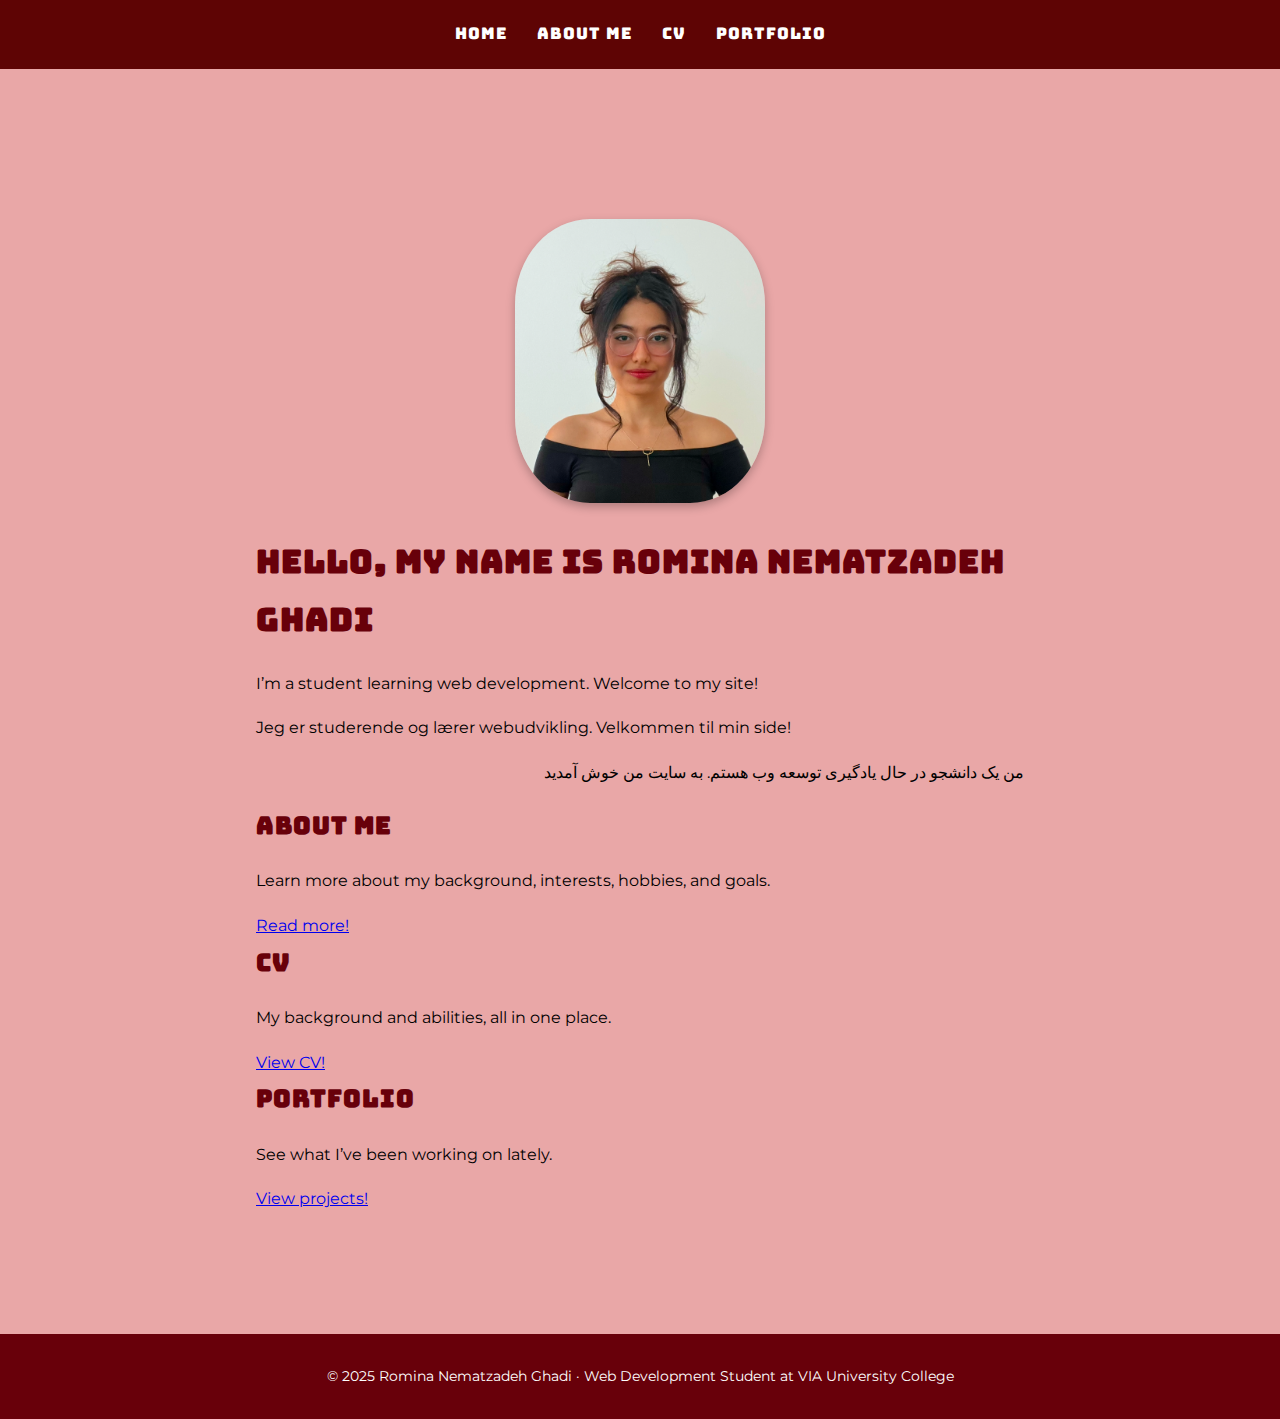
<file: index.html>
<!DOCTYPE html>
<html lang="en">
<head>
  <meta charset="UTF-8" />
  <meta name="viewport" content="width=device-width, initial-scale=1.0" />
  <title>Home | Romina Nematzadeh Ghadi</title>
  <link href="https://fonts.googleapis.com/css2?family=Bungee&family=Montserrat:wght@400;500;700&display=swap" rel="stylesheet">
  <link rel="stylesheet" href="style.css" />
</head>

<body>
  <header class="site-header">
    <nav class="site-nav" aria-label="Main navigation">
      <ul class="nav">
        <li><a class="active" aria-current="page" href="index.html">Home</a></li>
        <li><a href="about-me.html">About Me</a></li>
        <li><a href="cv.html">CV</a></li>
        <li><a href="portfolio.html">Portfolio</a></li>
      </ul>
    </nav>
  </header>

  <main>
    <section class="intro">
      <img src="Images/IMG_5471.jpg" alt="Romina Nematzadeh Ghadi" />
      <h1>Hello, my name is Romina Nematzadeh Ghadi</h1>
      <p>I’m a student learning web development. Welcome to my site!</p>
      <p lang="da">Jeg er studerende og lærer webudvikling. Velkommen til min side!</p>
      <p lang="fa" dir="rtl">من یک دانشجو در حال یادگیری توسعه وب هستم. به سایت من خوش آمدید</p>
    </section>

    <section class="me">
      <article>
        <h2>About Me</h2>
        <p>Learn more about my background, interests, hobbies, and goals.</p>
        <a href="about-me.html">Read more!</a>
      </article>

      <article>
        <h2>CV</h2>
        <p>My background and abilities, all in one place.</p>
        <a href="cv.html">View CV!</a>
      </article>

      <article>
        <h2>Portfolio</h2>
        <p>See what I’ve been working on lately.</p>
        <a href="portfolio.html">View projects!</a>
      </article>
    </section>
  </main>

  <footer>
    <p>&copy; 2025 Romina Nematzadeh Ghadi · Web Development Student at VIA University College</p>
  </footer>
</body>
</html>
</file>
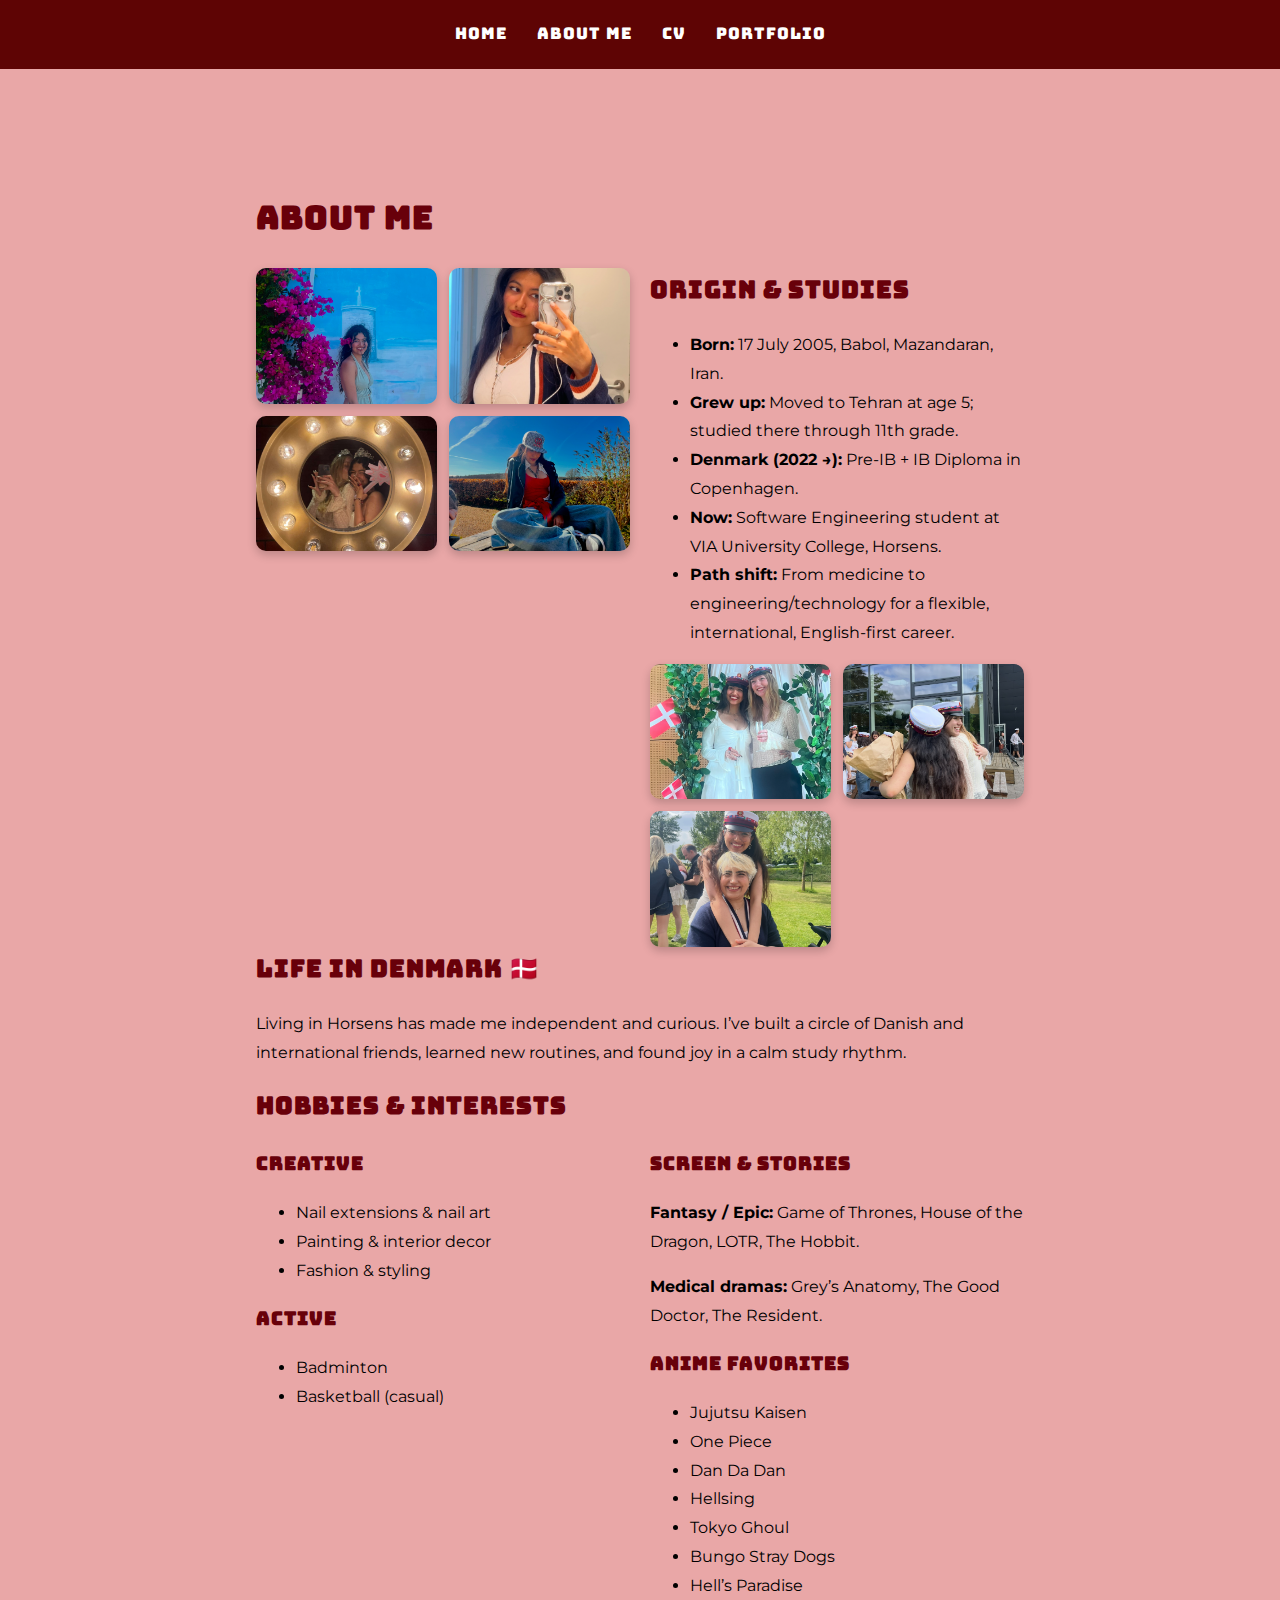
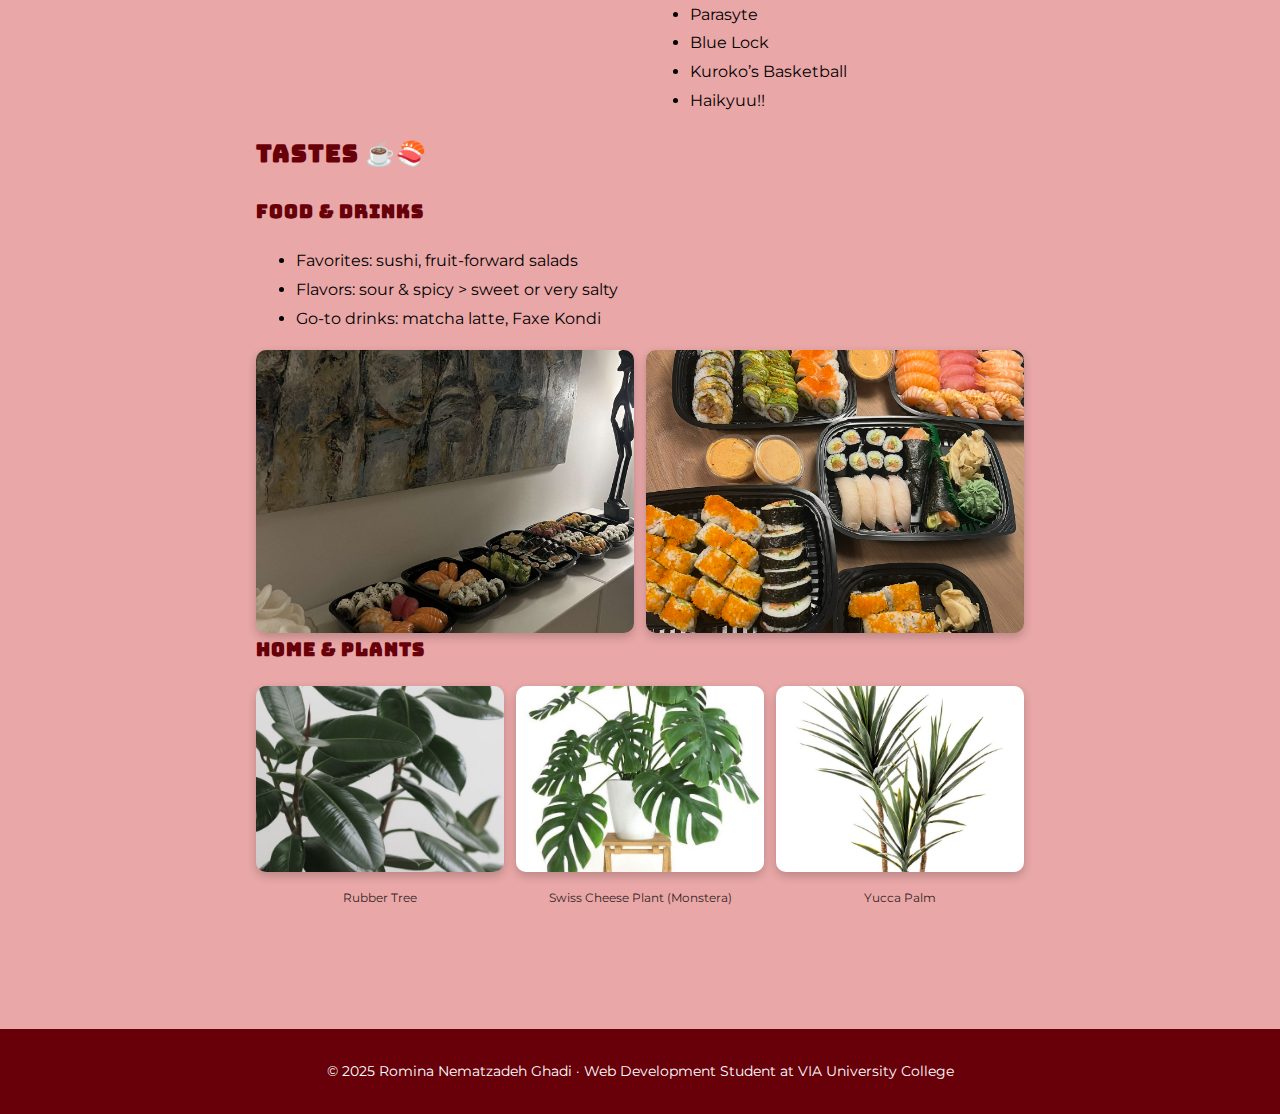
<file: about-me.html>
<!DOCTYPE html>
<html lang="en">

<head>
  <meta charset="UTF-8" />
  <meta name="viewport" content="width=device-width, initial-scale=1.0" />
  <title>About Me | Romina Nematzadeh Ghadi</title>
  <link rel="stylesheet" href="CSS/style.css" />
  <link href="https://fonts.googleapis.com/css2?family=Bungee&family=Montserrat:wght@400;500;700&display=swap"
    rel="stylesheet">
</head>

<body>

  <header class="site-header">
    <nav class="site-nav">
      <ul class="nav">
        <li><a href="index.html">Home</a></li>
        <li><a href="about-me.html">About Me</a></li>
        <li><a href="cv.html">CV</a></li>
        <li><a href="portfolio.html">Portfolio</a></li>
      </ul>
    </nav>
  </header>


  <main class="page">
    <h1>About Me</h1>

    <section class="two-col">
      <div class="gallery">
        <img class="portrait" src="Images/IMG_5473.jpg" alt="Romina" />
        <img class="Picture" src="Images/IMG_5470.jpg" alt="Romina" />
        <img class="Pic" src="Images/IMG_5472.jpg" alt="Romina" />
        <img class="Pic" src="Images/IMG_5475.jpg" alt="Romina" />
      </div>


      <div>
        <h2>Origin & Studies</h2>
        <ul>
          <li><strong>Born:</strong> 17 July 2005, Babol, Mazandaran, Iran.</li>
          <li><strong>Grew up:</strong> Moved to Tehran at age 5; studied there through 11th grade.</li>
          <li><strong>Denmark (2022 →):</strong> Pre-IB + IB Diploma in Copenhagen.</li>
          <li><strong>Now:</strong> Software Engineering student at VIA University College, Horsens.</li>
          <li><strong>Path shift:</strong> From medicine to engineering/technology for a flexible,
            international, English-first career.</li>
        </ul>

        <div class="gallery">
            <img src="Images/IMG_5474.jpg" alt="Graduation ceremony">
            <img src="Images/IMG_0043.jpg" alt="Graduation ceremony">
            <img src="Images/IMG_0044.jpg" alt="Graduationcermony">
        </div>
      </section>



    <section>
      <h2>Life in Denmark 🇩🇰</h2>
      <p>
        Living in Horsens has made me independent and curious. I’ve built a circle of Danish and
        international friends, learned new routines, and found joy in a calm study rhythm.
      </p>

    </section>




    <section>
      <h2>Hobbies & Interests</h2>

      <div class="two-col">
        <div>
          <h3>Creative</h3>
          <ul>
            <li>Nail extensions & nail art</li>
            <li>Painting & interior decor</li>
            <li>Fashion & styling</li>
          </ul>

          <h3>Active</h3>
          <ul>
            <li>Badminton</li>
            <li>Basketball (casual)</li>
          </ul>
        </div>

        <div>
          <h3>Screen & Stories</h3>
          <p class="m0"><strong>Fantasy / Epic:</strong> Game of Thrones, House of the Dragon, LOTR, The Hobbit.</p>
          <p class="mt1"><strong>Medical dramas:</strong> Grey’s Anatomy, The Good Doctor, The Resident.</p>

          <h3 class="mt2">Anime favorites</h3>
          <ul class="tags">
            <li>Jujutsu Kaisen</li>
            <li>One Piece</li>
            <li>Dan Da Dan</li>
            <li>Hellsing</li>
            <li>Tokyo Ghoul</li>
            <li>Bungo Stray Dogs</li>
            <li>Hell’s Paradise</li>
            <li>Parasyte</li>
            <li>Blue Lock</li>
            <li>Kuroko’s Basketball</li>
            <li>Haikyuu!!</li>
          </ul>
        </div>
      </div>
    </section>


    <section>
      <h2>Tastes ☕🍣</h2>
      <div>
        <div>
          <h3>Food & Drinks</h3>
          <ul>
            <li>Favorites: sushi, fruit-forward salads</li>
            <li>Flavors: sour & spicy > sweet or very salty</li>
            <li>Go-to drinks: matcha latte, Faxe Kondi</li>
          </ul>

          <div class="gallery sushi-gallery">
            <img src="Images/IMG_0046.jpg" alt="Sushi 1">
            <img src="Images/IMG_0047.jpg" alt="Sushi 2">
          </div>


          <div>
            <h3>Home & Plants</h3>

            <div class="gallery plant-gallery">
              <figure>
                <img src="Images/Rubber Plant Care 101_ Everything to Know About the Rubber Tree.jpeg"
                  alt="Rubber Tree">
                <figcaption>Rubber Tree</figcaption>
              </figure>

              <figure>
                <img src="Images/Monstera Swiss Cheese Plant Home Decoration Idea.jpeg" alt="Monstera">
                <figcaption>Swiss Cheese Plant (Monstera)</figcaption>
              </figure>

              <figure>
                <img src="Images/YUCCA De Luxe zöld mű jukka pálma 160 cm.jpeg" alt="Yucca Palm">
                <figcaption>Yucca Palm</figcaption>
              </figure>
            </div>
          </div>

        </div>
      </div>
    </section>
  </main>
  <footer>
    <p>&copy; 2025 Romina Nematzadeh Ghadi · Web Development Student at VIA University College</p>
  </footer>
</file>
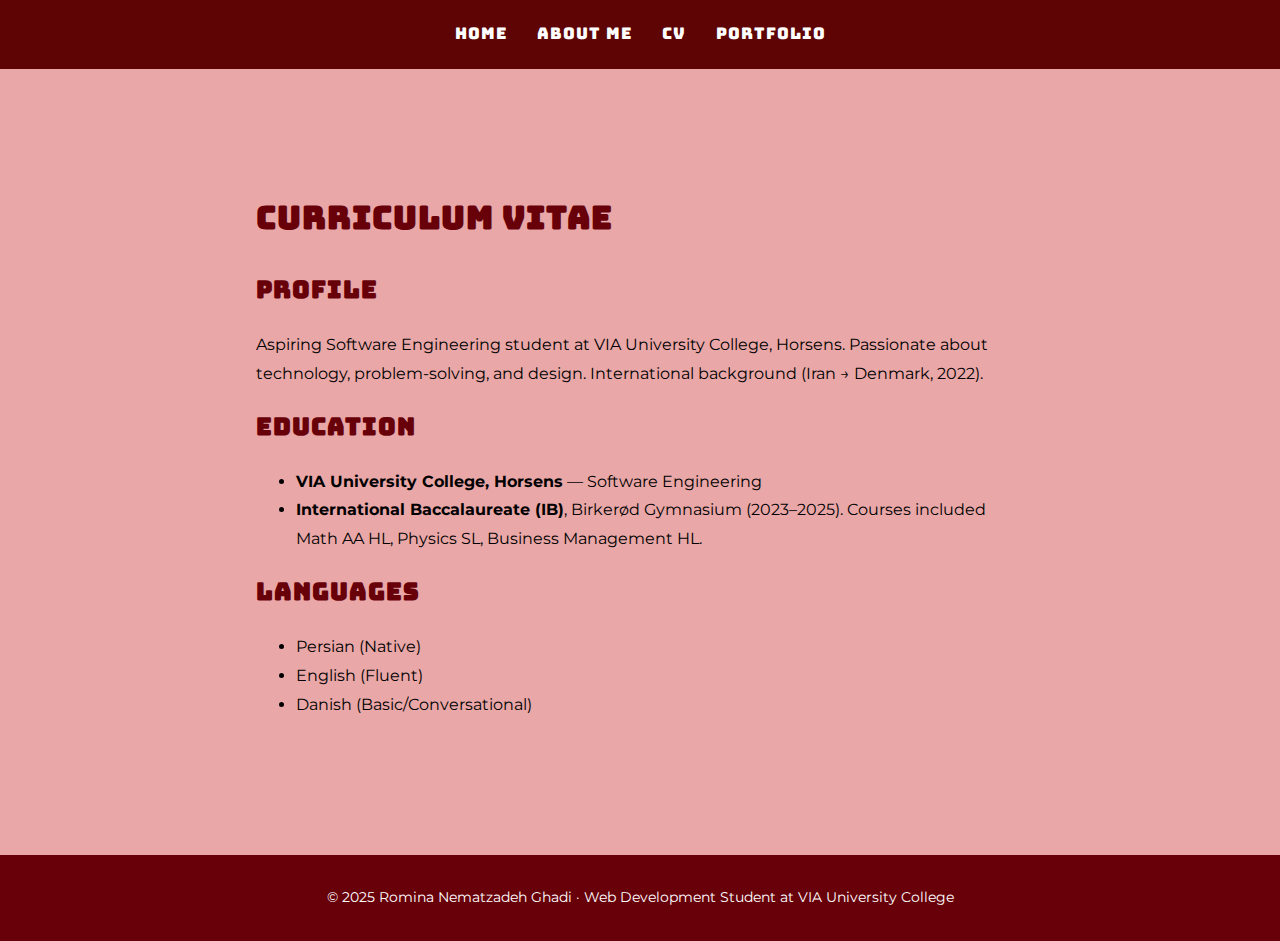
<file: cv.html>
<!DOCTYPE html>
<html lang="en">
<head>
  <meta charset="UTF-8" />
  <meta name="viewport" content="width=device-width, initial-scale=1.0" />
  <title>CV | Romina</title>
  <link rel="stylesheet" href="style.css" />
  <link href="https://fonts.googleapis.com/css2?family=Bungee&family=Montserrat:wght@400;500;700&display=swap" rel="stylesheet">
</head>
<body>
  <header class="site-header">
    <nav class="site-nav" aria-label="Main navigation">
      <ul class="nav">
        <li><a href="index.html">Home</a></li>
        <li><a href="about-me.html">About Me</a></li>
        <li><a class="active" aria-current="page" href="cv.html">CV</a></li>
        <li><a href="portfolio.html">Portfolio</a></li>
      </ul>
    </nav>
  </header>

  <main class="page">
    <h1>Curriculum Vitae</h1>

    <section class="cv-grid">
      <article>
        <h2>Profile</h2>
        <p>
          Aspiring Software Engineering student at VIA University College, Horsens. Passionate about
          technology, problem-solving, and design. International background (Iran → Denmark, 2022).
        </p>
      </article>

      <article>
        <h2>Education</h2>
        <ul>
          <li>
            <strong>VIA University College, Horsens</strong> — Software Engineering
          </li>
          <li>
            <strong>International Baccalaureate (IB)</strong>, Birkerød Gymnasium (2023–2025). Courses included Math AA HL, Physics SL,
            Business Management HL.
          </li>
        </ul>
      </article>

      <article>
        <h2>Languages</h2>
        <ul class="tags">
          <li>Persian (Native)</li>
          <li>English (Fluent)</li>
          <li>Danish (Basic/Conversational)</li>
        </ul>
      </article>
    </section>
  </main>

  <footer class="site-footer">
    <p>&copy; 2025 Romina Nematzadeh Ghadi · Web Development Student at VIA University College</p>
  </footer>
</body>
</html>
</file>
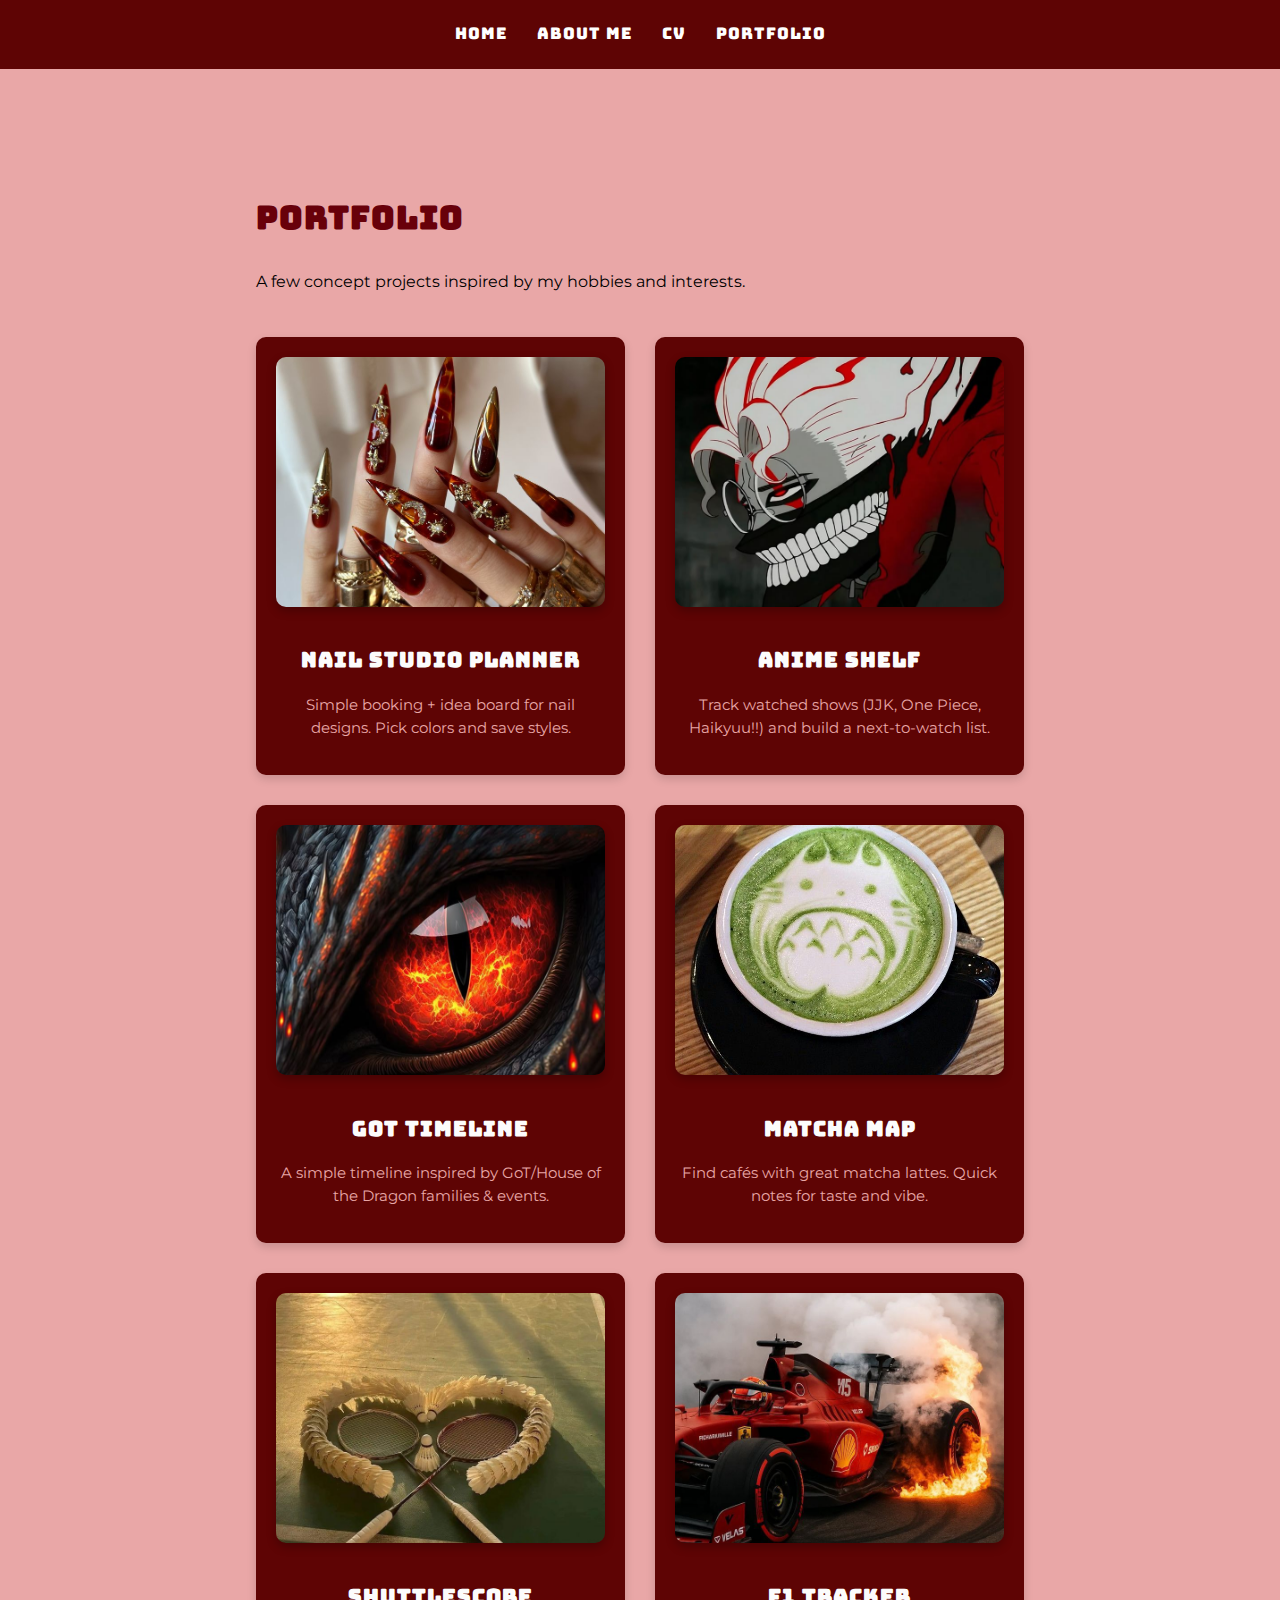
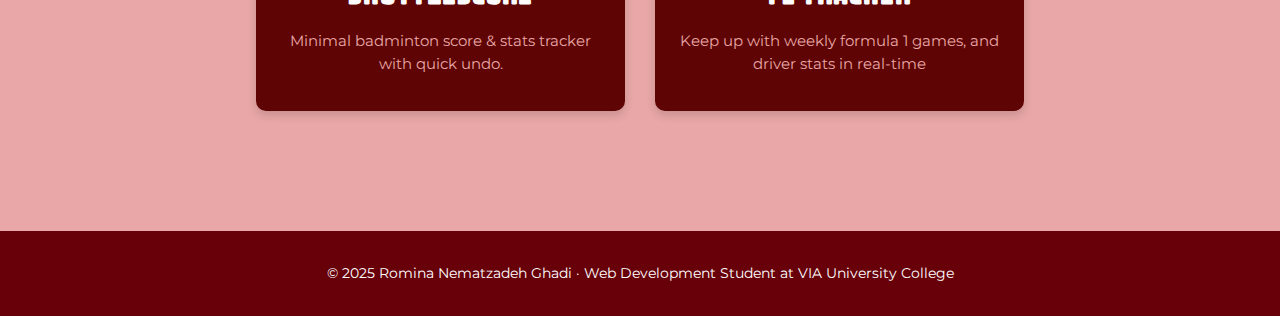
<file: portfolio.html>
<!DOCTYPE html>
<html lang="en">
<head>
  <meta charset="UTF-8" />
  <meta name="viewport" content="width=device-width, initial-scale=1.0" />
  <title>Portfolio | Romina</title>
  <link rel="stylesheet" href="style.css"/>
    <link href="https://fonts.googleapis.com/css2?family=Bungee&family=Montserrat:wght@400;500;700&display=swap" rel="stylesheet">

<body>
  <header class="site-header">
  <nav class="site-nav">
    <ul class="nav">
      <li><a href="index.html">Home</a></li>
      <li><a href="about-me.html">About Me</a></li>
      <li><a href="cv.html">CV</a></li>
      <li><a href="portfolio.html">Portfolio</a></li>
    </ul>
  </nav>
</header>


  <main class="page">
    <h1>Portfolio</h1>
    <p>A few concept projects inspired by my hobbies and interests.</p>

    <section class="grid">

      <article class="we">
        <img src="Images/bernstein nail art.jpeg" alt="Nail Studio Planner mockup">
        <h2>Nail Studio Planner</h2>
        <p>Simple booking + idea board for nail designs. Pick colors and save styles.</p>
      </article>

      <article class="we">
        <img src="Images/Okarun dandadan icon.jpeg" alt="Anime Shelf app sample">
        <h2>Anime Shelf</h2>
        <p>Track watched shows (JJK, One Piece, Haikyuu!!) and build a next-to-watch list.</p>
      </article>

      <article class="we">
        <img src="Images/'Dragon Eyes ' Poster, picture, metal print, paint by MatiasCurrie _ Displate.jpeg" alt="Fantasy timeline sample">
        <h2>GOT Timeline</h2>
        <p>A simple timeline inspired by GoT/House of the Dragon families & events.</p>
      </article>


      <article class="we">
        <img src="Images/Matcha latte art_.jpeg" alt="Matcha cafés map card">

        <h2>Matcha Map</h2>
        <p>Find cafés with great matcha lattes. Quick notes for taste and vibe.</p>
      </article>

      <article class="we">
        <img src="Images/Badminton.jpeg" alt="Badminton score tracker">
        <h2>ShuttleScore</h2>
        <p>Minimal badminton score & stats tracker with quick undo.</p>
      </article>

      <article class="we">
        <img src="Images/F1 ferrari durn out_ donut.jpeg" alt="F1 tracker">
        <h2>F1 Tracker</h2>
        <p>Keep up with weekly formula 1 games, and driver stats in real-time </p>
      </article>


    </section>
  </main>


  <footer> 
    <p>&copy; 2025 Romina Nematzadeh Ghadi · Web Development Student at VIA University College</p>
</footer>

</body>
</html>
</file>
<file: style.css>
/* Base text + layout */
body {
  margin: 0;
  font-family: "Montserrat", sans-serif;    /* body font */
  line-height: 1.8;
  color: #000;
  background-color: #e9a7a7;
}

/*Google Font */
h1, h2, h3, h4 {
  font-family: "Bungee", sans-serif;
  letter-spacing: 1px;
  margin-top: 0;
  color: #68000a;      

}

/* Page wrapper */
main {
  max-width: 768px;
  margin: 100px auto;
  padding: 20px 20px;
}

/* Sticky header + centered nav */
.site-header {
  background:  #5e0404;;
  padding: 20px 15px;
  position: sticky;
  row-gap: 100px;
  
}
.site-nav ul {
  list-style: none;            /* no bullets */
  margin: 0;
  padding: 0;
  display: flex;               /* flexbox nav */
  justify-content: center;
  gap: 30px;                   /* space between links */
  flex-wrap: wrap;             /* wraps on small screens */
  

}
.site-nav a {
  color: #fff;                      /* text color */
  text-decoration: none;
  font-family: "Bungee", sans-serif;
  letter-spacing: 1px;
  transition: color .2s ease;       /* smooth hover change */
}

.site-nav a:hover {
  color: #e9a7a7;;                   /* dark red when hovered */
}

/* Nice default image look */
img {
  max-width: 100%;
  height: auto;
  border-radius: 10px;
  box-shadow: 0 4px 10px rgba(0,0,0,.25);
}

/* Two-column helper for text + image blocks */
.two-col {
  display: flex;
  gap: 20px;
  align-items: flex-start;
  flex-wrap: wrap;             /* wrap on small screens */
}
.two-col > * {
  flex: 1 1 280px;             /* each child can shrink/grow, min ~280px */
}

/* Footer */
footer {
  background: #68000a;
  color: #fff;
  text-align: center;
  padding: 16px 0;
  margin-top: 48px;
  font-size: 14px;
}


.intro img {
  max-width: 250px;
  border-radius: 30%;     
  display: block;
  margin: 30px auto;
  box-shadow: 0 4px 10px rgba(0, 0, 0, 0.25);
}


/* ===== Portfolio Grid ===== */
.grid {
  display: grid;
  grid-template-columns: repeat(2, 1fr); /* 2 columns */
  gap: 30px;                              /* space between cards */
  margin-top: 40px;
  align-items: start;
}

/* Each portfolio card */
.we {
  background-color: #5e0404;
  padding: 20px;
  border-radius: 10px;
  box-shadow: 0 4px 10px rgba(0, 0, 0, 0.15);
  text-align: center;
}

/* Portfolio images */
.we img {
  width: 100%;
  height: 250px;          /* consistent height */
  object-fit: cover;      /* crops nicely to fill */
  border-radius: 10px;
  margin-bottom: 15px;
}

/* Headings inside the portfolio */
.we h2 {
  font-family: "Bungee", sans-serif;
  color: #fcfcfc;
  font-size: 1.3rem;
  margin: 10px 0;
}

/* Text under images */
.we p {
  font-family: "Montserrat", sans-serif;
  font-size: 0.95rem;
  line-height: 1.5;
  color:  #e9a7a7;;
}

/* 🧠 Responsive: make it 1 column on small screens */
@media (max-width: 768px) {
  .grid {
    grid-template-columns: 1fr; /* 1 column on phones */
  }
}




/* =========================
   SIMPLE, REUSABLE GALLERY
   Put images side-by-side automatically.
   Use this anywhere you have multiple pics.
   ========================= */

.gallery {
  /* grid = easiest way to line up pictures responsively */
  display: grid;
  grid-template-columns: repeat(auto-fit, minmax(140px, 1fr));
  gap: 10px;                   /* space between images */
  align-items: start;
}

/* Make gallery images a consistent, smaller size */
.gallery img {
  width: 100%;
  aspect-ratio: 4 / 3;         /* nice rectangle; change to 1/1 for squares */
  object-fit: cover;           /* fills the frame without distortion */
  border-radius: 10px;
  box-shadow: 0 4px 10px rgba(0,0,0,.2);
}


/* Sushi gallery */
.sushi-gallery img {
  aspect-ratio: 1 / 2;          /* square shape */
  object-fit: cover;
  max-width: 500px;             /* makes each sushi smaller */
  border-radius: 20px;
  row-gap: 20px;
}



/* =========================
   MOBILE TWEAKS (phones)
   ========================= */
@media (max-width: 700px) {
  main { margin: 24px auto; }

  /* Smaller nav gaps so it fits nicely */
  .site-nav ul { gap: 18px; }

  /* Stack portrait + text vertically with comfy spacing */
  .two-col { gap: 16px; }

  /* Slightly larger tap targets for links (optional) */
  .site-nav a { padding: 2px 4px; }
}


/* ========== Reusable Gallery ========== */
/* Put images side-by-side and make them the same size */
.gallery {
  display: grid;
  grid-template-columns: repeat(auto-fit, minmax(140px, 1fr)); /* responsive columns */
  gap: 12px;                          /* space between pictures */
  align-items: start;
}

/* Make each image neatly cropped and smaller */
.gallery img {
  width: 100%;
  aspect-ratio: 4 / 3;                 /* change to 1/1 for squares */
  object-fit: cover;                    /* fill the frame without distortion */
  border-radius: 10px;
  box-shadow: 0 4px 10px rgba(0,0,0,.2);
}

/* Optional: use for square thumbnails if you want */
.gallery--square img { aspect-ratio: 1 / 1; }

/* Captions style (if you use <figure> + <figcaption>) */
.gallery figure { margin: 0; }
.gallery figcaption {
  font-size: 12px;
  opacity: .8;
  margin-top: 6px;
  text-align: center;
}

/* Mobile tweak */
@media (max-width: 700px) {
  .gallery { gap: 10px; grid-template-columns: repeat(auto-fit, minmax(120px, 1fr)); }
}
</file>
<file: CSS/style.css>
/* Base text + layout */
body {
  margin: 0;
  font-family: "Montserrat", sans-serif;    /* body font */
  line-height: 1.8;
  color: #000;
  background-color: #e9a7a7;
}

/*Google Font */
h1, h2, h3, h4 {
  font-family: "Bungee", sans-serif;
  letter-spacing: 1px;
  margin-top: 0;
  color: #68000a;      

}

/* space for the content in the body section */
main {
  max-width: 768px;
  margin: 100px auto;
  padding: 20px 20px;
}

/* centered nav */
.site-header {
  background:  #5e0404;;
  padding: 20px 15px;  
}
.site-nav ul {
  list-style: none;            /* no bullets */
  margin: 0;
  padding: 0;
  display: flex;               /* flexbox nav */
  justify-content: center;
  gap: 30px;                   /* space between links */
  flex-wrap: wrap;             /* wraps on small screens */
  

}
.site-nav a {
  color: #fff;                      /* text color */
  text-decoration: none;
  font-family: "Bungee", sans-serif;
  letter-spacing: 1px;
  transition: color 1.2s ease;       /* smooth hover change */
}

.site-nav a:hover {
  color: #e9a7a7;;                   /* dark red when hovered */
}

/* Nice default image look */
img {
  max-width: 100%;
  height: auto;
  border-radius: 10px;
  box-shadow: 0 4px 10px rgba(0,0,0,.25);
}

/* Two-column helper for text + image blocks */
.two-col {
  display: flex;
  gap: 20px;
  align-items: flex-start;
  flex-wrap: wrap;             /* wrap on small screens */
}
.two-col > * {
  flex: 1 1 280px;             /* each child can shrink/grow, min ~280px */
}

/* Footer */
footer {
  background: #68000a;
  color: #fff;
  text-align: center;
  padding: 16px 0;
  margin-top: 48px;
  font-size: 14px;
}


.intro img {
  max-width: 250px;
  border-radius: 30%;     
  display: block;
  margin: 30px auto;
  box-shadow: 0 4px 10px rgba(0, 0, 0, 0.25);
}


/* ===== Portfolio Grid ===== */
.grid {
  display: grid;
  grid-template-columns: repeat(2, 1fr); /* 2 columns */
  gap: 30px;                              /* space between cards */
  margin-top: 40px;
}

/* Each portfolio card */
.we {
  background-color: #5e0404;
  padding: 20px;
  border-radius: 10px;
  box-shadow: 0 4px 10px rgba(0, 0, 0, 0.15);
  text-align: center;
}

/* Portfolio images */
.we img {
  width: 100%;
  height: 250px;          /* consistent height */
  object-fit: cover;      /* crops nicely to fill */
  border-radius: 10px;
  margin-bottom: 15px;
}

/* Headings inside the portfolio */
.we h2 {
  font-family: "Bungee", sans-serif;
  color: #fcfcfc;
  font-size: 1.3rem;
  margin: 10px 0;
}

/* Text under images */
.we p {
  font-family: "Montserrat", sans-serif;
  font-size: 0.95rem;
  line-height: 1.5;
  color:  #e9a7a7;;
}

@media (max-width: 768px) {
  .grid {
    grid-template-columns: 1fr; /* 1 column for phones */
  }
}
  

/* =========================
   phone breakpoint
   ========================= */
@media (max-width: 700px) {
  main { margin: 24px auto; }

  /* Smaller nav gaps so it fits nicely */
  .site-nav ul { gap: 18px; }

  /* Stack portrait + text vertically with comfy spacing */
  .two-col { gap: 16px; }

}
/* ========== Gallery ========== */
/* Put images side-by-side and make them the same size */
.gallery {
  display: grid;
  grid-template-columns: repeat(auto-fit, minmax(140px, 1fr)); /* responsive columns */
  gap: 12px;                          /* space between pictures */
  align-items: start;
}

.gallery img {
  width: 100%;
  aspect-ratio: 4 / 3;
  object-fit: cover;                    /* fill the frame without distortion */
  border-radius: 10px;
  box-shadow: 0 4px 10px rgba(0,0,0,.2);
}

/* Captions style */
.gallery figure { margin: 0; }
.gallery figcaption {
  font-size: 12px;
  opacity: .8;
  margin-top: 6px;
  text-align: center;
}
@media (max-width: 700px) {
  .gallery {
     gap: 10px;
     grid-template-columns: repeat(auto-fit, minmax(120px, 1fr)); }
}
</file>
